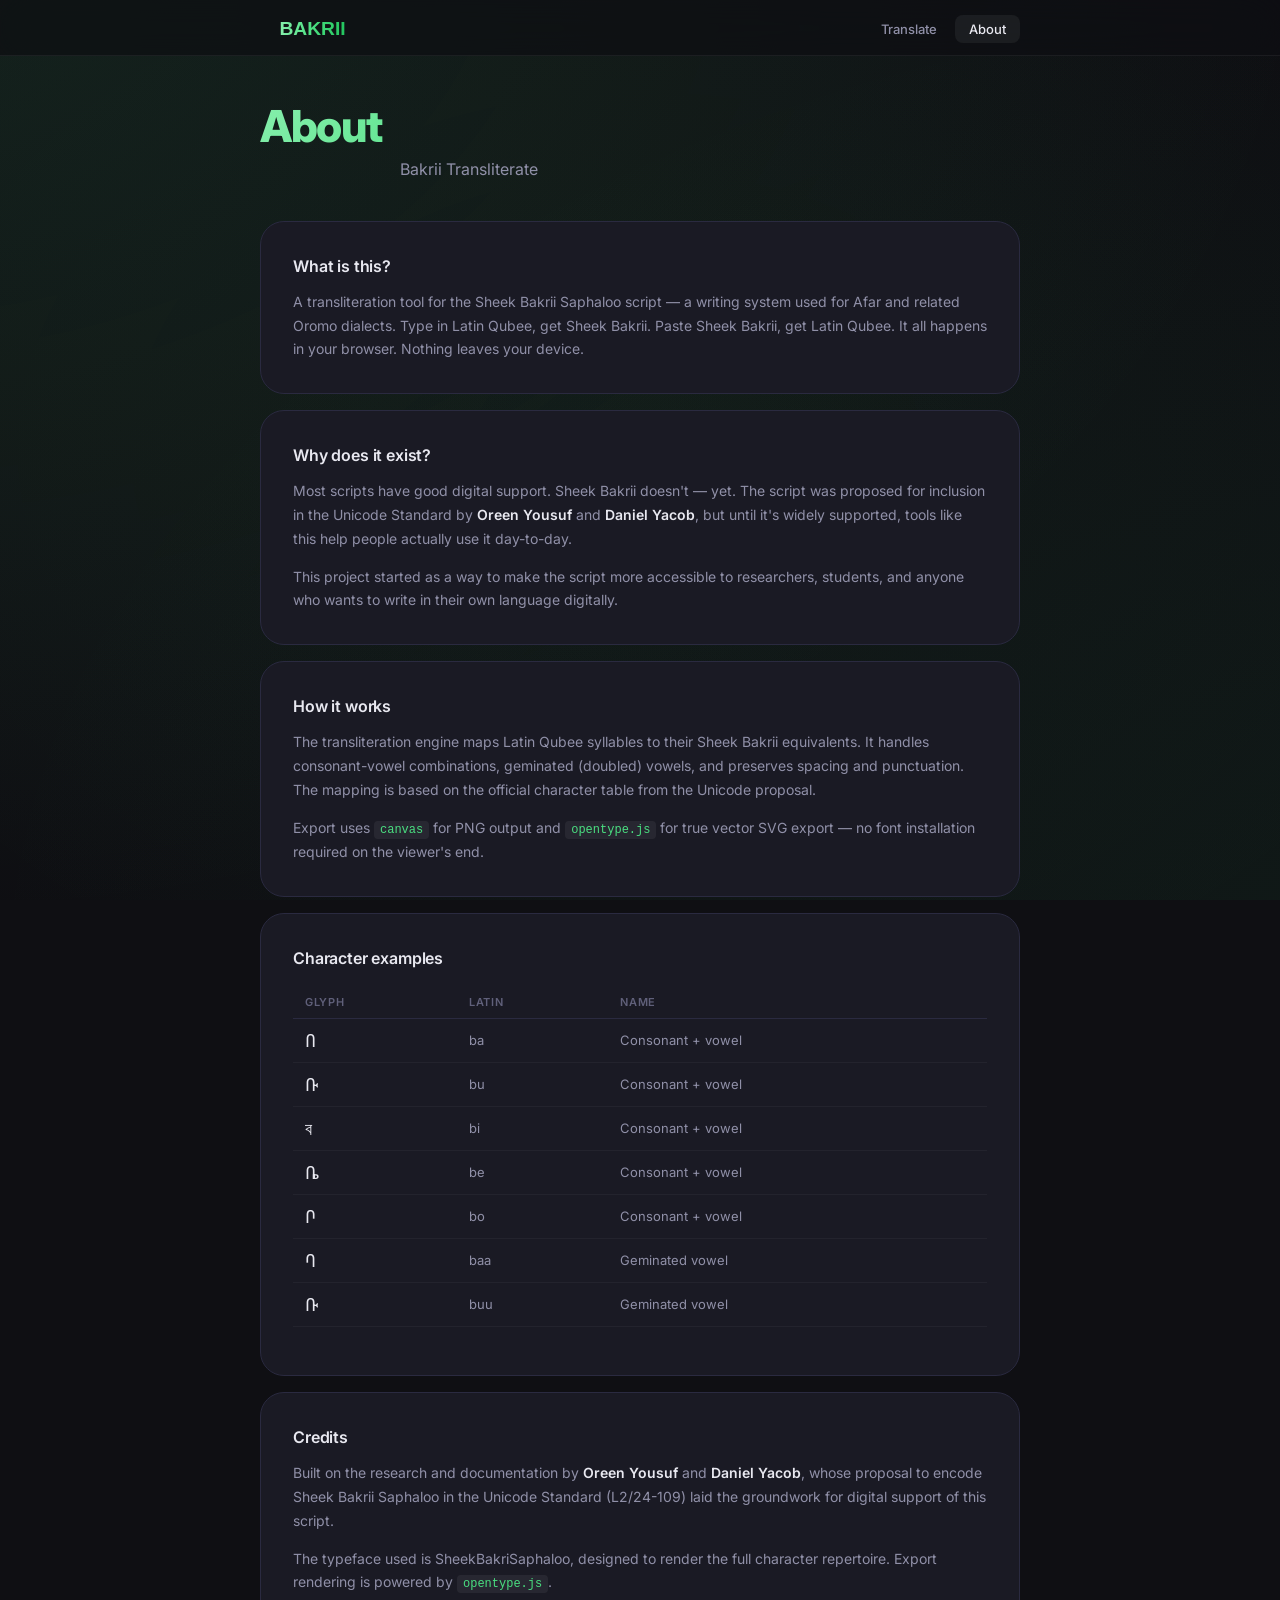
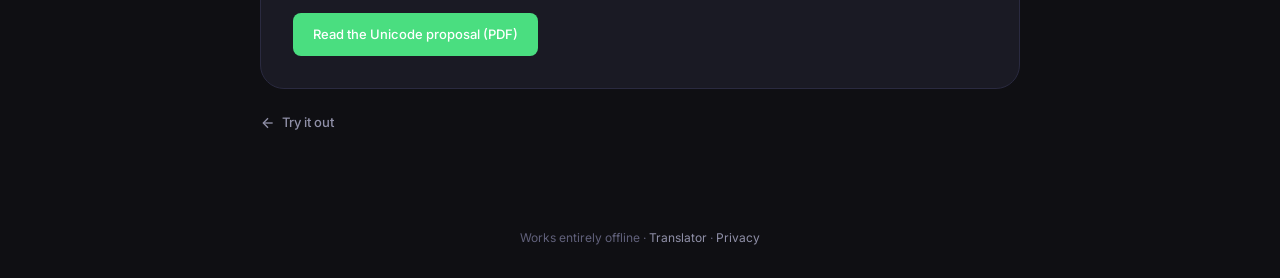
<file: about.html>
<!DOCTYPE html>
<html lang="en">
<head>
  <meta charset="UTF-8">
  <meta name="viewport" content="width=device-width, initial-scale=1.0">
  <title>About — Bakrii Transliterate</title>
  <link rel="icon" href="favicon.svg" type="image/svg+xml">
  <meta name="description" content="About Bakrii Transliterate — a transliteration tool for converting between Latin Qubee and the Sheek Bakrii script.">
  <meta property="og:title" content="About — Bakrii Transliterate">
  <meta property="og:description" content="The story behind the Sheek Bakrii script and the Unicode proposal by Oreen Yousuf & Daniel Yacob.">
  <meta property="og:type" content="website">
  <link rel="stylesheet" href="style.css">
  <link href="https://fonts.googleapis.com/css2?family=Inter:wght@300;400;500;600;700;800&family=Noto+Sans+Ethiopic:wght@300;400;500;600;700&display=swap" rel="stylesheet">
  <style>
    .about-header {
      margin-bottom: 40px;
      animation: fadeInUp 0.6s ease-out;
    }

    .about-header h1 {
      margin-bottom: 4px;
    }

    .about-header .subtitle {
      margin-bottom: 0;
    }

    .about-card {
      background: var(--bg-card);
      border: 1px solid var(--border);
      border-radius: var(--radius-xl);
      padding: 32px;
      margin-bottom: 16px;
      animation: fadeInUp 0.6s ease-out 0.1s both;
    }

    .about-card h2 {
      font-size: 16px;
      font-weight: 600;
      margin-bottom: 12px;
      color: var(--text);
      letter-spacing: -0.01em;
    }

    .about-card p {
      font-size: 14px;
      color: var(--text-secondary);
      margin-bottom: 14px;
      line-height: 1.7;
    }

    .about-card p:last-child {
      margin-bottom: 0;
    }

    .about-card strong {
      color: var(--text);
      font-weight: 600;
    }

    .about-card code {
      font-family: 'SF Mono', 'Fira Code', monospace;
      background: rgba(255, 255, 255, 0.06);
      padding: 2px 6px;
      border-radius: 4px;
      font-size: 12px;
      color: var(--accent);
    }

    .pdf-link {
      display: inline-flex;
      align-items: center;
      gap: 8px;
      padding: 12px 20px;
      background: var(--accent);
      color: white;
      text-decoration: none;
      border-radius: var(--radius-sm);
      font-size: 13px;
      font-weight: 500;
      transition: all var(--transition);
      margin-top: 4px;
    }

    .pdf-link:hover {
      background: var(--accent-hover);
      transform: translateY(-1px);
      box-shadow: 0 2px 16px rgba(74, 222, 128, 0.3);
    }

    .char-table {
      width: 100%;
      border-collapse: collapse;
      margin: 16px 0;
      font-size: 13px;
    }

    .char-table th {
      text-align: left;
      padding: 8px 12px;
      color: var(--text-muted);
      font-weight: 600;
      font-size: 11px;
      text-transform: uppercase;
      letter-spacing: 0.06em;
      border-bottom: 1px solid var(--border);
    }

    .char-table td {
      padding: 8px 12px;
      border-bottom: 1px solid rgba(255, 255, 255, 0.04);
      color: var(--text-secondary);
    }

    .char-table td:first-child {
      font-family: 'SheekBakriSaphaloo', 'Noto Sans Ethiopic', sans-serif;
      font-size: 18px;
      color: var(--text);
    }

    .char-table tr:hover td {
      background: rgba(255, 255, 255, 0.02);
    }

    .back-link {
      display: inline-flex;
      align-items: center;
      gap: 6px;
      margin-top: 8px;
      color: var(--text-secondary);
      text-decoration: none;
      font-size: 13px;
      font-weight: 500;
      transition: color var(--transition);
      animation: fadeInUp 0.6s ease-out 0.2s both;
    }

    .back-link:hover {
      color: var(--text);
    }

    @media (max-width: 320px) {
      .about-card { padding: 10px; border-radius: var(--radius-md); }
      .about-card h2 { font-size: 12px; margin-bottom: 8px; }
      .about-card p { font-size: 11px; line-height: 1.5; }
      .char-table { font-size: 11px; }
      .char-table th, .char-table td { padding: 6px 8px; }
    }

    @media (max-width: 375px) {
      .about-card { padding: 12px; border-radius: var(--radius-lg); }
      .about-card h2 { font-size: 13px; }
      .about-card p { font-size: 12px; }
    }

    @media (max-width: 414px) {
      .about-card { padding: 14px; }
      .about-card h2 { font-size: 14px; }
      .about-card p { font-size: 12px; }
    }

    @media (max-width: 768px) {
      .about-card { padding: 24px; border-radius: var(--radius-lg); }
    }
  </style>
</head>
<body>
  <a href="#main" class="skip-link">Skip to content</a>
  <div class="bg-gradient" aria-hidden="true"></div>

  <nav class="navbar">
    <div class="navbar-content">
      <a href="translator.html" class="nav-logo"><img src="logo.svg" alt="Bakrii"></a>
      <ul class="nav-links">
        <li><a href="translator.html">Translate</a></li>
        <li><a href="about.html" class="active">About</a></li>
      </ul>
    </div>
  </nav>

  <div class="container" id="main">
    <div class="about-header">
      <h1>About</h1>
      <p class="subtitle">Bakrii Transliterate</p>
    </div>

    <div class="about-card">
      <h2>What is this?</h2>
      <p>
        A transliteration tool for the Sheek Bakrii Saphaloo script — a writing system
        used for Afar and related Oromo dialects. Type in Latin Qubee, get Sheek Bakrii.
        Paste Sheek Bakrii, get Latin Qubee. It all happens in your browser. Nothing
        leaves your device.
      </p>
    </div>

    <div class="about-card">
      <h2>Why does it exist?</h2>
      <p>
        Most scripts have good digital support. Sheek Bakrii doesn't — yet. The script
        was proposed for inclusion in the Unicode Standard by <strong>Oreen Yousuf</strong> and
        <strong>Daniel Yacob</strong>, but until it's widely supported, tools like this
        help people actually use it day-to-day.
      </p>
      <p>
        This project started as a way to make the script more accessible to researchers,
        students, and anyone who wants to write in their own language digitally.
      </p>
    </div>

    <div class="about-card">
      <h2>How it works</h2>
      <p>
        The transliteration engine maps Latin Qubee syllables to their Sheek Bakrii
        equivalents. It handles consonant-vowel combinations, geminated (doubled)
        vowels, and preserves spacing and punctuation. The mapping is based on the
        official character table from the Unicode proposal.
      </p>
      <p>
        Export uses <code>canvas</code> for PNG output and <code>opentype.js</code>
        for true vector SVG export — no font installation required on the viewer's end.
      </p>
    </div>

    <div class="about-card">
      <h2>Character examples</h2>
      <table class="char-table">
        <thead>
          <tr><th>Glyph</th><th>Latin</th><th>Name</th></tr>
        </thead>
        <tbody>
          <tr><td>በ</td><td>ba</td><td>Consonant + vowel</td></tr>
          <tr><td>ቡ</td><td>bu</td><td>Consonant + vowel</td></tr>
          <tr><td>ব</td><td>bi</td><td>Consonant + vowel</td></tr>
          <tr><td>ቤ</td><td>be</td><td>Consonant + vowel</td></tr>
          <tr><td>ቦ</td><td>bo</td><td>Consonant + vowel</td></tr>
          <tr><td>ባ</td><td>baa</td><td>Geminated vowel</td></tr>
          <tr><td>ቡ</td><td>buu</td><td>Geminated vowel</td></tr>
        </tbody>
      </table>
    </div>

    <div class="about-card">
      <h2>Credits</h2>
      <p>
        Built on the research and documentation by <strong>Oreen Yousuf</strong> and
        <strong>Daniel Yacob</strong>, whose proposal to encode Sheek Bakrii Saphaloo
        in the Unicode Standard (L2/24-109) laid the groundwork for digital support of
        this script.
      </p>
      <p>
        The typeface used is SheekBakriSaphaloo, designed to render the full character
        repertoire. Export rendering is powered by <code>opentype.js</code>.
      </p>
      <a href="https://www.unicode.org/L2/L2024/24109-sheek-bakrii-saphaloo.pdf" class="pdf-link" target="_blank" rel="noopener">
        Read the Unicode proposal (PDF)
      </a>
    </div>

    <a href="translator.html" class="back-link"><svg width="16" height="16" viewBox="0 0 24 24" fill="none" stroke="currentColor" stroke-width="2"><line x1="19" y1="12" x2="5" y2="12"/><polyline points="12 19 5 12 12 5"/></svg> Try it out</a>
  </div>

  <footer class="footer">
    <p>Works entirely offline · <a href="translator.html">Translator</a> · <a href="#" id="privacyLink">Privacy</a></p>
  </footer>

  <div id="privacyModal" class="modal" aria-hidden="true">
    <div class="modal-overlay" aria-hidden="true"></div>
    <div class="modal-content" role="dialog" aria-labelledby="privacyTitle">
      <button class="modal-close" aria-label="Close">&times;</button>
      <h2 id="privacyTitle">Privacy</h2>
      <p>This translator runs entirely in your browser. No data is sent to any server.</p>
      <p>All translation, validation, and export operations happen locally on your device.</p>
      <p>No cookies, no tracking, no analytics.</p>
    </div>
  </div>

  <script>
    const privacyModal = document.getElementById('privacyModal');
    const privacyLink = document.getElementById('privacyLink');
    const modalClose = privacyModal.querySelector('.modal-close');
    const modalOverlay = privacyModal.querySelector('.modal-overlay');

    function openPrivacyModal() {
      privacyModal.classList.add('show');
      privacyModal.setAttribute('aria-hidden', 'false');
      modalClose.focus();
    }

    function closePrivacyModal() {
      privacyModal.classList.remove('show');
      privacyModal.setAttribute('aria-hidden', 'true');
      privacyLink.focus();
    }

    privacyLink.addEventListener('click', function(e) {
      e.preventDefault();
      openPrivacyModal();
    });

    modalClose.addEventListener('click', closePrivacyModal);
    modalOverlay.addEventListener('click', closePrivacyModal);

    document.addEventListener('keydown', function(e) {
      if (e.key === 'Escape' && privacyModal.classList.contains('show')) {
        closePrivacyModal();
      }
    });
  </script>
</body>
</html>
</file>
<file: style.css>
*, *::before, *::after {
  box-sizing: border-box;
  margin: 0;
  padding: 0;
}

:root {
  --bg: #0f0f13;
  --bg-card: #1a1a24;
  --bg-card-hover: #1f1f2b;
  --surface: #24243a;
  --border: #2a2a40;
  --text: #e8e8f0;
  --text-secondary: #9090a8;
  --text-muted: #60607a;
  --accent: #4ade80;
  --accent-hover: #22c55e;
  --accent-glow: rgba(74, 222, 128, 0.25);
  --green: #4ade80;
  --green-bg: rgba(74, 222, 128, 0.1);
  --red: #f87171;
  --red-bg: rgba(248, 113, 113, 0.1);
  --radius-sm: 8px;
  --radius-md: 12px;
  --radius-lg: 16px;
  --radius-xl: 24px;
  --transition: 0.2s cubic-bezier(0.4, 0, 0.2, 1);
}

body {
  font-family: 'Inter', 'Noto Sans Ethiopic', -apple-system, BlinkMacSystemFont, sans-serif;
  background: var(--bg);
  color: var(--text);
  min-height: 100vh;
  line-height: 1.5;
  -webkit-font-smoothing: antialiased;
  -moz-osx-font-smoothing: grayscale;
}

.bg-gradient {
  position: fixed;
  top: 0;
  left: 0;
  width: 100%;
  height: 100%;
  z-index: -1;
  overflow: hidden;
}

.bg-gradient::before {
  content: '';
  position: absolute;
  top: -50%;
  left: -50%;
  width: 200%;
  height: 200%;
  background: radial-gradient(ellipse at 20% 20%, rgba(74, 222, 128, 0.10) 0%, transparent 50%),
              radial-gradient(ellipse at 80% 80%, rgba(34, 197, 94, 0.06) 0%, transparent 50%),
              radial-gradient(ellipse at 50% 50%, rgba(74, 222, 128, 0.03) 0%, transparent 50%);
  animation: bgShift 20s ease-in-out infinite alternate;
}

@keyframes bgShift {
  0% { transform: translate(0, 0) rotate(0deg); }
  100% { transform: translate(2%, 2%) rotate(3deg); }
}

@keyframes fadeInUp {
  from { opacity: 0; transform: translateY(24px); }
  to { opacity: 1; transform: translateY(0); }
}

@keyframes fadeIn {
  from { opacity: 0; }
  to { opacity: 1; }
}

.navbar {
  position: fixed;
  top: 0;
  left: 0;
  right: 0;
  height: 56px;
  background: rgba(15, 15, 19, 0.72);
  backdrop-filter: blur(24px) saturate(1.4);
  -webkit-backdrop-filter: blur(24px) saturate(1.4);
  border-bottom: 1px solid rgba(255, 255, 255, 0.06);
  z-index: 1000;
  display: flex;
  align-items: center;
  justify-content: center;
}

.navbar-content {
  max-width: 800px;
  width: 100%;
  display: flex;
  align-items: center;
  justify-content: space-between;
  padding: 0 20px;
}

.nav-logo {
  font-size: 20px;
  font-weight: 700;
  color: var(--text);
  letter-spacing: -0.03em;
  text-decoration: none;
  display: flex;
  align-items: center;
  gap: 8px;
}

.nav-logo img {
  height: 28px;
}

.nav-links {
  display: flex;
  gap: 4px;
  list-style: none;
}

.nav-links a {
  font-size: 13px;
  font-weight: 500;
  color: var(--text-secondary);
  text-decoration: none;
  padding: 6px 14px;
  border-radius: var(--radius-sm);
  transition: all var(--transition);
}

.nav-links a:hover,
.nav-links a.active {
  color: var(--text);
  background: rgba(255, 255, 255, 0.06);
}

.container {
  max-width: 800px;
  margin: 0 auto;
  padding: 100px 20px 60px;
}

h1 {
  font-size: 44px;
  font-weight: 800;
  letter-spacing: -0.03em;
  background: linear-gradient(135deg, #86efac 0%, #4ade80 40%, #22c55e 100%);
  -webkit-background-clip: text;
  -webkit-text-fill-color: transparent;
  background-clip: text;
  margin-bottom: 8px;
  line-height: 1.2;
}

.subtitle {
  font-size: 16px;
  font-weight: 400;
  color: var(--text-secondary);
  max-width: 480px;
  margin: 0 auto;
}

.footer {
  text-align: center;
  padding: 32px 20px;
  color: var(--text-muted);
  font-size: 12px;
}

.footer a {
  color: var(--text-secondary);
  text-decoration: none;
  transition: color var(--transition);
}

.footer a:hover {
  color: var(--text);
}

.skip-link {
  position: absolute;
  left: -9999px;
  padding: 12px 24px;
  background: var(--accent);
  color: white;
  text-decoration: none;
  z-index: 9999;
  border-radius: var(--radius-sm);
  font-size: 14px;
  font-weight: 500;
}

.skip-link:focus {
  position: fixed;
  left: 50%;
  top: 10px;
  transform: translateX(-50%);
}

button:focus-visible,
a:focus-visible {
  outline: 2px solid var(--accent);
  outline-offset: 2px;
}

.modal {
  display: none;
  position: fixed;
  top: 0;
  left: 0;
  width: 100%;
  height: 100%;
  z-index: 2000;
  align-items: center;
  justify-content: center;
}

.modal.show {
  display: flex;
}

.modal-overlay {
  position: absolute;
  top: 0;
  left: 0;
  width: 100%;
  height: 100%;
  background: rgba(0, 0, 0, 0.6);
  backdrop-filter: blur(4px);
}

.modal-content {
  position: relative;
  background: var(--bg-card);
  border: 1px solid var(--border);
  padding: 28px;
  border-radius: var(--radius-xl);
  max-width: 420px;
  margin: 20px;
  box-shadow: 0 32px 64px rgba(0, 0, 0, 0.5);
  animation: fadeIn 0.2s ease-out;
}

.modal-close {
  position: absolute;
  top: 12px;
  right: 12px;
  width: 32px;
  height: 32px;
  border: none;
  background: rgba(255, 255, 255, 0.06);
  border-radius: 50%;
  font-size: 18px;
  cursor: pointer;
  display: flex;
  align-items: center;
  justify-content: center;
  color: var(--text-secondary);
  transition: all var(--transition);
}

.modal-close:hover {
  background: rgba(255, 255, 255, 0.12);
  color: var(--text);
}

.modal-content h2 {
  font-size: 20px;
  font-weight: 700;
  margin-bottom: 12px;
  color: var(--text);
  letter-spacing: -0.02em;
}

.modal-content p {
  margin-bottom: 8px;
  color: var(--text-secondary);
  line-height: 1.6;
  font-size: 14px;
}

.modal-content p:last-child {
  margin-bottom: 0;
}

.toast {
  position: fixed;
  bottom: 24px;
  left: 50%;
  transform: translateX(-50%) translateY(20px);
  background: var(--bg-card);
  border: 1px solid var(--accent);
  color: var(--accent);
  padding: 10px 20px;
  border-radius: var(--radius-sm);
  font-size: 13px;
  font-weight: 500;
  opacity: 0;
  pointer-events: none;
  transition: all 0.3s ease;
  z-index: 3000;
  box-shadow: 0 8px 32px rgba(0, 0, 0, 0.4);
}

.toast.show {
  opacity: 1;
  transform: translateX(-50%) translateY(0);
}

@media (max-width: 320px) {
  h1 { font-size: 22px; letter-spacing: -0.01em; }
  .subtitle { font-size: 11px; margin-bottom: 20px; }
  .container { padding: 64px 12px 32px; }
  .navbar-content { padding: 0 8px; }
  .nav-links { gap: 2px; }
  .nav-links a { padding: 4px 6px; font-size: 10px; }
}

@media (max-width: 375px) {
  h1 { font-size: 24px; letter-spacing: -0.02em; }
  .subtitle { font-size: 12px; margin-bottom: 24px; }
  .container { padding: 72px 14px 36px; }
}

@media (max-width: 414px) {
  h1 { font-size: 26px; letter-spacing: -0.02em; }
  .subtitle { font-size: 13px; margin-bottom: 28px; }
  .container { padding: 80px 16px 40px; }
}

@media (max-width: 768px) {
  h1 { font-size: 32px; }
  .subtitle { font-size: 14px; }
  .container { padding: 84px 16px 40px; }
  .navbar-content { padding: 0 12px; }
  .nav-logo img { height: 24px; }
  .nav-links a { padding: 6px 10px; font-size: 12px; }
}
</file>
